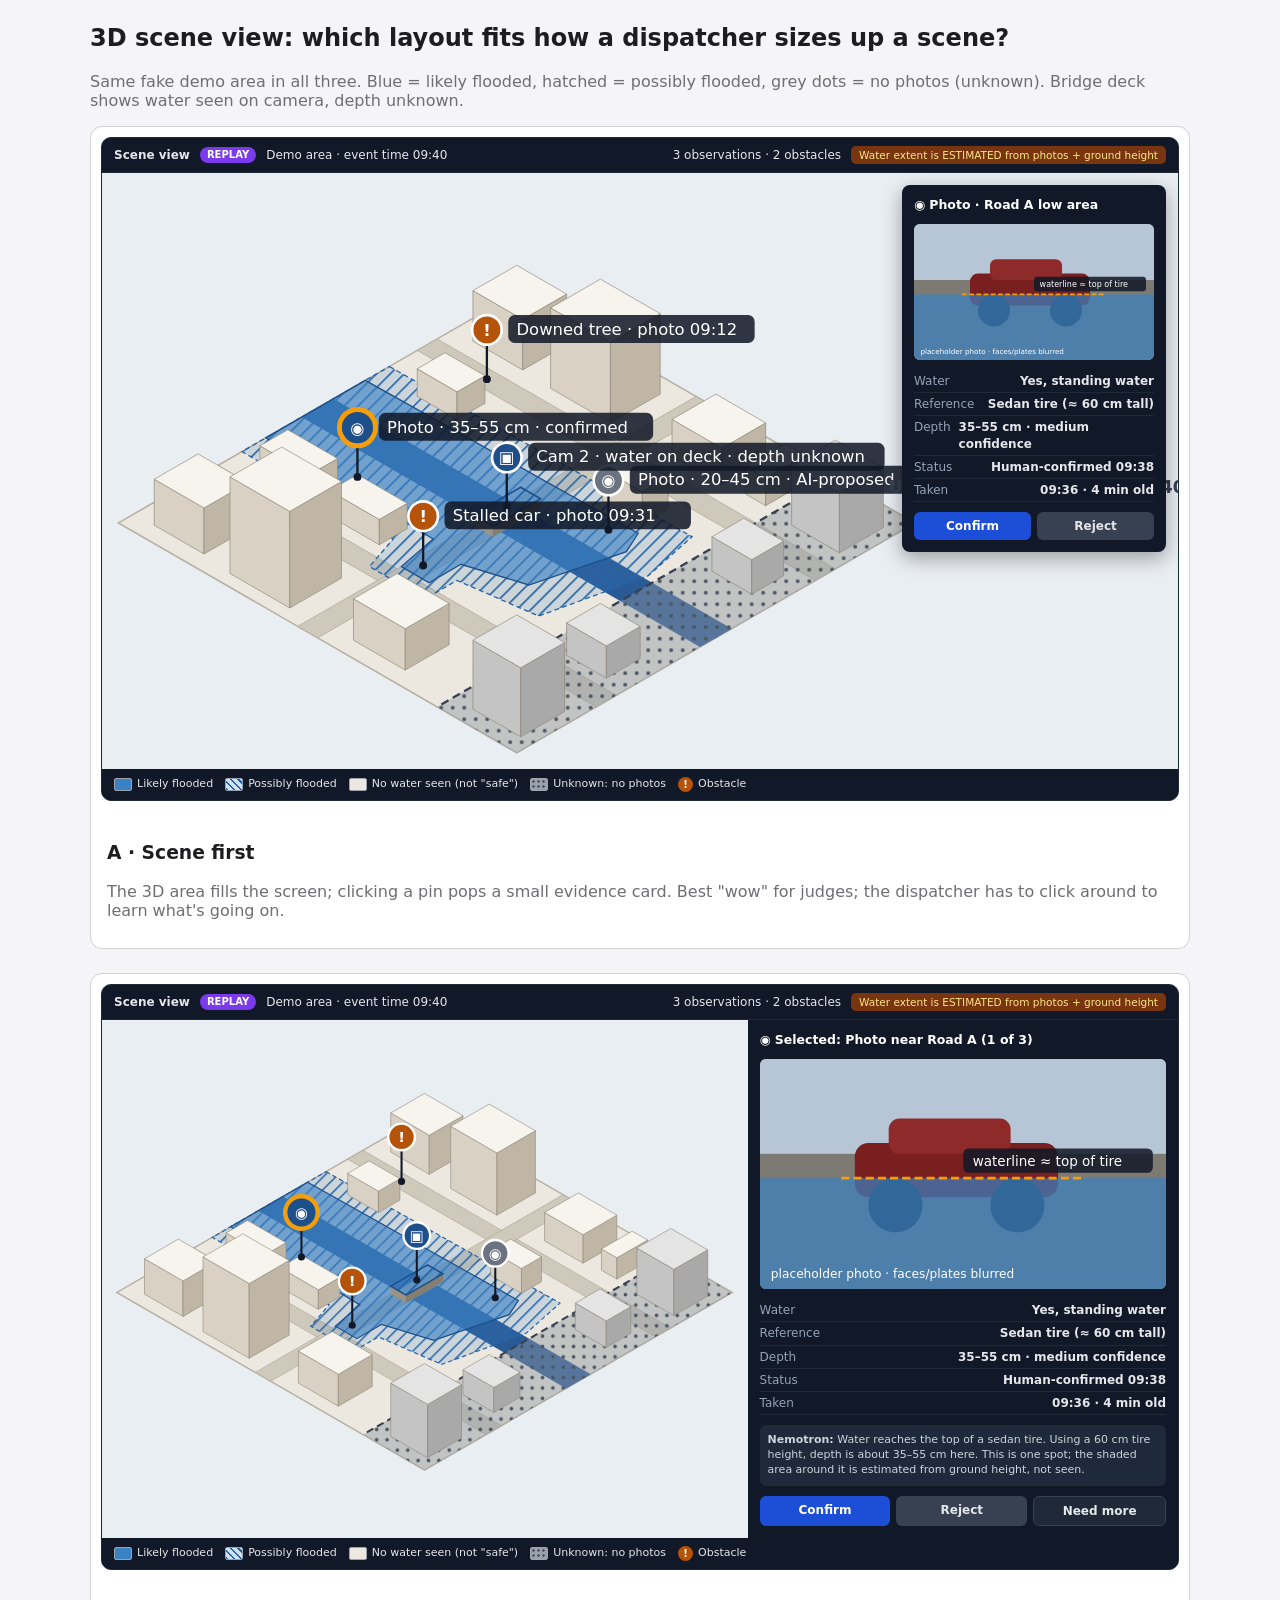
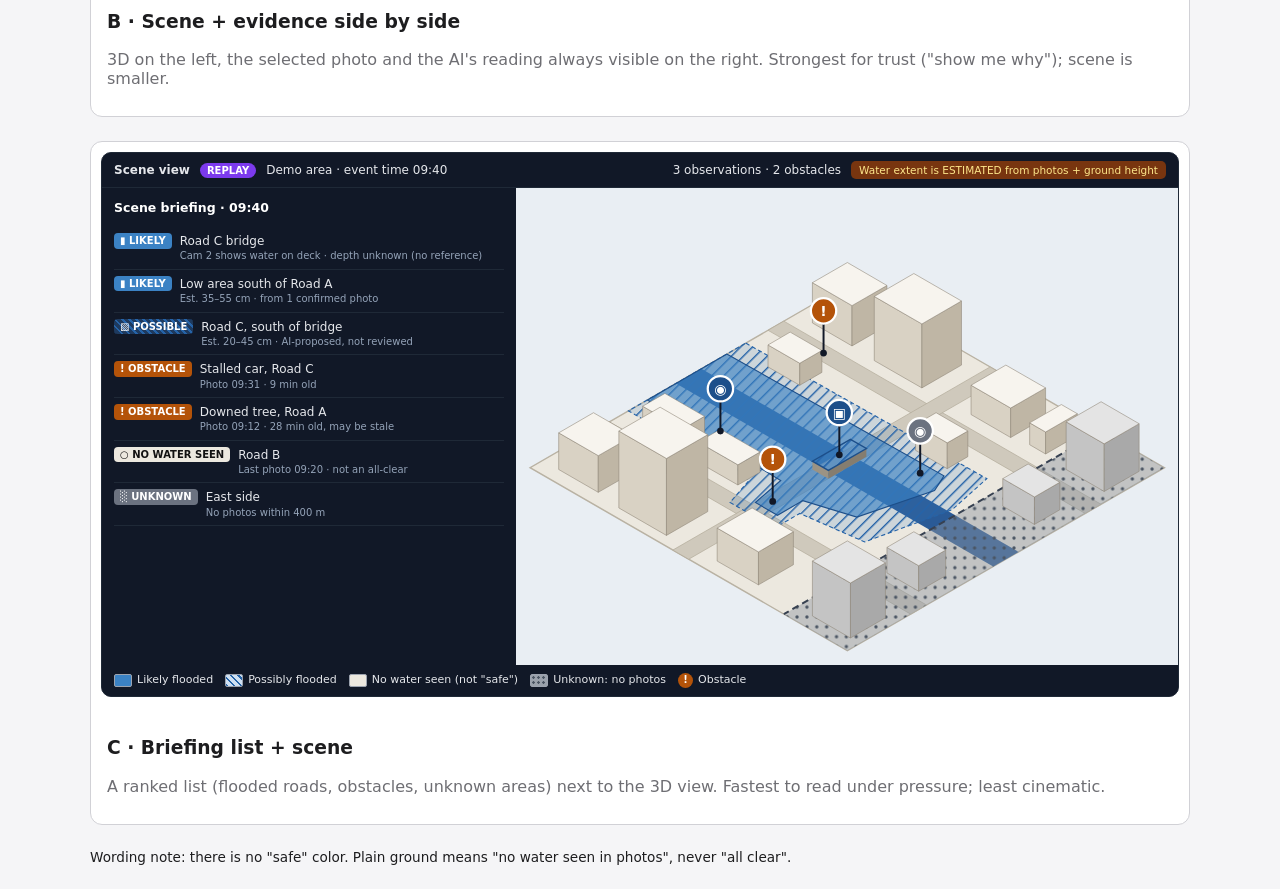
<file: docs/mockups/scene-layouts.html>
<!doctype html><html><head><meta charset=utf-8><meta name=viewport content="width=device-width,initial-scale=1"><title>Scene Layout Mockups</title><style>body{font-family:system-ui;max-width:1100px;margin:24px auto;padding:0 16px;background:#f5f5f7;color:#1d1d1f}.card{background:#fff;border:1px solid #d1d1d6;border-radius:12px;margin-bottom:24px;overflow:hidden}.card-body{padding:12px 16px}.card-body p,.subtitle{color:#6e6e73}</style></head><body><style>
.ui{background:#0f172a;color:#e5e7eb;border-radius:10px;overflow:hidden;font:12px/1.35 system-ui;border:1px solid #1f2937}
.tb{display:flex;gap:10px;align-items:center;padding:8px 12px;background:#111827;border-bottom:1px solid #1f2937;flex-wrap:wrap}
.tb .sp{flex:1}.chip{padding:1px 7px;border-radius:9px;font-weight:700;font-size:10px}.rp{background:#7c3aed;color:#fff}
.est{background:#78350f;color:#fde68a;padding:2px 8px;border-radius:5px;font-size:10.5px}
.sc{background:#e9eef3;position:relative}
.lg{display:flex;gap:12px;flex-wrap:wrap;padding:8px 12px;background:#111827;font-size:11px}
.lg span{display:flex;align-items:center;gap:5px}
.sw{display:inline-block;width:16px;height:11px;border-radius:2px;border:1px solid #9ca3af}
.lk{background:#3b82c4}.ps{background:repeating-linear-gradient(45deg,#2563a8 0 2px,#cfe0f2 2px 5px)}
.nw{background:#ece8df}.uk{background:radial-gradient(#4b5563 1px,#9aa1ab 1.5px) 0 0/5px 5px}
.gl{display:inline-flex;width:15px;height:15px;border-radius:50%;align-items:center;justify-content:center;font-size:10px;color:#fff}
.ob{background:#b45309}
.pn{background:#111827;padding:12px;display:flex;flex-direction:column;gap:10px}
.pn h4{margin:0;font-size:12.5px;color:#fff}.pn .ai{font-size:11px;color:#cbd5e1;background:#1e293b;padding:8px;border-radius:6px}
.rd .row{display:flex;justify-content:space-between;gap:8px;padding:3px 0;border-bottom:1px solid #1f2937}.rd span{color:#94a3b8}
.btns{display:flex;gap:6px}.btns div{flex:1;text-align:center;padding:6px;border-radius:6px;font-weight:600}
.ok{background:#1d4ed8;color:#fff}.no{background:#374151}.mr{background:#1f2937;border:1px solid #374151}
.float{position:absolute;right:12px;top:12px;width:240px;box-shadow:0 6px 20px rgba(0,0,0,.35);border-radius:8px}
.bl li{list-style:none;padding:6px 0;border-bottom:1px solid #1f2937;display:flex;gap:8px;align-items:flex-start}
.bl{margin:0;padding:0}.bl small{color:#94a3b8;display:block}
.st{font-size:10px;font-weight:700;padding:1px 6px;border-radius:4px;white-space:nowrap}
.s-lk{background:#3b82c4;color:#fff}.s-ps{background:repeating-linear-gradient(45deg,#2563a8 0 2px,#1e3a5f 2px 5px);color:#fff}
.s-nw{background:#ece8df;color:#111}.s-uk{background:#6b7280;color:#fff}.s-ob{background:#b45309;color:#fff}
.note{color:var(--text-secondary);font-size:.85rem;margin:.4rem 0 1.4rem}
</style>
<h2>3D scene view: which layout fits how a dispatcher sizes up a scene?</h2>
<p class="subtitle">Same fake demo area in all three. Blue = likely flooded, hatched = possibly flooded, grey dots = no photos (unknown). Bridge deck shows water seen on camera, depth unknown.</p>
<div class="cards" style="grid-template-columns:1fr">
<div class="card" data-choice="a" onclick="toggleSelect(this)"><div class="card-image" style="aspect-ratio:auto;display:block;padding:10px"><div class="ui"><div class="tb"><b>Scene view</b><span class="chip rp">REPLAY</span><span>Demo area · event time 09:40</span>
<span class="sp"></span><span>3 observations · 2 obstacles</span><span class="est">Water extent is ESTIMATED from photos + ground height</span></div><div class="sc"><svg viewBox="0 0 655 363" xmlns="http://www.w3.org/2000/svg" style="width:100%;height:auto;display:block"><defs>
<pattern id="hatcha" width="6" height="6" patternUnits="userSpaceOnUse" patternTransform="rotate(45)">
<rect width="6" height="6" fill="#3b82c4" fill-opacity=".18"/><line x1="0" y1="0" x2="0" y2="6" stroke="#2563a8" stroke-width="2"/></pattern>
<pattern id="dotsa" width="7" height="7" patternUnits="userSpaceOnUse">
<rect width="7" height="7" fill="#8e96a3" fill-opacity=".45"/><circle cx="3.5" cy="3.5" r="1.2" fill="#4b5563"/></pattern>
</defs><polygon points="252.5,73.0 495.0,213.0 252.5,353.0 10.0,213.0" fill="#ece8df" stroke="#b9b2a3"/><polygon points="140.9,137.4 383.4,277.4 364.0,288.6 121.5,148.6" fill="#2a5a96"/><polygon points="204.0,101.0 446.5,241.0 434.3,248.0 191.9,108.0" fill="#cfc9bc" stroke="#b3ab9b" stroke-width=".5"/><polygon points="70.6,178.0 313.1,318.0 301.0,325.0 58.5,185.0" fill="#cfc9bc" stroke="#b3ab9b" stroke-width=".5"/><polygon points="361.6,136.0 373.7,143.0 131.2,283.0 119.1,276.0" fill="#cfc9bc" stroke="#b3ab9b" stroke-width=".5"/><polygon points="174.9,117.8 359.2,221.4 332.5,245.2 265.8,269.7 216.1,248.0 196.7,259.2 162.8,239.6 177.3,222.8 85.2,169.6" fill="url(#hatcha)" stroke="#2563a8" stroke-width=".8" stroke-dasharray="3 2"/><polygon points="160.3,126.2 326.4,219.3 319.2,230.5 259.8,250.8 218.5,238.2 199.1,249.4 182.2,239.6 201.6,222.8 99.7,161.2" fill="#3b82c4" fill-opacity=".62" stroke="#1d4f8a" stroke-width=".8"/><polygon points="446.5,185.0 495.0,213.0 252.5,353.0 204.0,325.0" fill="url(#dotsa)"/><line x1="446.5" y1="185.0" x2="204.0" y2="325.0" stroke="#374151" stroke-width="1.4" stroke-dasharray="5 3"/><polygon points="225.8,102.4 256.1,119.9 256.1,89.1 225.8,71.6" fill="#d9d2c4" stroke="#8d8577" stroke-width=".4"/><polygon points="282.8,104.5 256.1,119.9 256.1,89.1 282.8,73.7" fill="#bfb6a5" stroke="#8d8577" stroke-width=".4"/><polygon points="252.5,56.2 282.8,73.7 256.1,89.1 225.8,71.6" fill="#f7f4ee" stroke="#8d8577" stroke-width=".4"/><polygon points="273.1,131.1 309.5,152.1 309.5,103.1 273.1,82.1" fill="#d9d2c4" stroke="#8d8577" stroke-width=".4"/><polygon points="339.8,134.6 309.5,152.1 309.5,103.1 339.8,85.6" fill="#bfb6a5" stroke="#8d8577" stroke-width=".4"/><polygon points="303.4,64.6 339.8,85.6 309.5,103.1 273.1,82.1" fill="#f7f4ee" stroke="#8d8577" stroke-width=".4"/><polygon points="191.9,136.0 216.1,150.0 216.1,133.2 191.9,119.2" fill="#d9d2c4" stroke="#8d8577" stroke-width=".4"/><polygon points="233.1,140.2 216.1,150.0 216.1,133.2 233.1,123.4" fill="#bfb6a5" stroke="#8d8577" stroke-width=".4"/><polygon points="208.8,109.4 233.1,123.4 216.1,133.2 191.9,119.2" fill="#f7f4ee" stroke="#8d8577" stroke-width=".4"/><polygon points="347.0,172.4 377.4,189.9 377.4,167.5 347.0,150.0" fill="#d9d2c4" stroke="#8d8577" stroke-width=".4"/><polygon points="404.0,174.5 377.4,189.9 377.4,167.5 404.0,152.1" fill="#bfb6a5" stroke="#8d8577" stroke-width=".4"/><polygon points="373.7,134.6 404.0,152.1 377.4,167.5 347.0,150.0" fill="#f7f4ee" stroke="#8d8577" stroke-width=".4"/><polygon points="96.1,184.3 126.4,201.8 126.4,183.6 96.1,166.1" fill="#d9d2c4" stroke="#8d8577" stroke-width=".4"/><polygon points="143.4,192.0 126.4,201.8 126.4,183.6 143.4,173.8" fill="#bfb6a5" stroke="#8d8577" stroke-width=".4"/><polygon points="113.1,156.3 143.4,173.8 126.4,183.6 96.1,166.1" fill="#f7f4ee" stroke="#8d8577" stroke-width=".4"/><polygon points="391.9,195.5 404.0,202.5 404.0,185.7 391.9,178.7" fill="#d9d2c4" stroke="#8d8577" stroke-width=".4"/><polygon points="428.3,188.5 404.0,202.5 404.0,185.7 428.3,171.7" fill="#bfb6a5" stroke="#8d8577" stroke-width=".4"/><polygon points="416.2,164.7 428.3,171.7 404.0,185.7 391.9,178.7" fill="#f7f4ee" stroke="#8d8577" stroke-width=".4"/><polygon points="304.6,199.7 328.9,213.7 328.9,194.1 304.6,180.1" fill="#d9d2c4" stroke="#8d8577" stroke-width=".4"/><polygon points="344.6,204.6 328.9,213.7 328.9,194.1 344.6,185.0" fill="#bfb6a5" stroke="#8d8577" stroke-width=".4"/><polygon points="320.4,171.0 344.6,185.0 328.9,194.1 304.6,180.1" fill="#f7f4ee" stroke="#8d8577" stroke-width=".4"/><polygon points="225.8,214.4 237.9,221.4 237.9,215.1 225.8,208.1" fill="#9b9384"/><polygon points="267.0,204.6 237.9,221.4 237.9,215.1 267.0,198.3" fill="#857d6f"/><polygon points="254.9,191.3 267.0,198.3 237.9,215.1 225.8,208.1" fill="url(#hatcha)" stroke="#1d4f8a" stroke-width="1"/><polygon points="138.5,208.8 168.8,226.3 168.8,210.9 138.5,193.4" fill="#d9d2c4" stroke="#8d8577" stroke-width=".4"/><polygon points="185.8,216.5 168.8,226.3 168.8,210.9 185.8,201.1" fill="#bfb6a5" stroke="#8d8577" stroke-width=".4"/><polygon points="155.5,183.6 185.8,201.1 168.8,210.9 138.5,193.4" fill="#f7f4ee" stroke="#8d8577" stroke-width=".4"/><polygon points="419.8,214.4 448.9,231.2 448.9,194.8 419.8,178.0" fill="#c4c4c4" stroke="#8d8577" stroke-width=".4"/><polygon points="475.6,215.8 448.9,231.2 448.9,194.8 475.6,179.4" fill="#a9a9a9" stroke="#8d8577" stroke-width=".4"/><polygon points="446.5,162.6 475.6,179.4 448.9,194.8 419.8,178.0" fill="#e4e4e4" stroke="#8d8577" stroke-width=".4"/><polygon points="31.8,214.4 62.1,231.9 62.1,203.9 31.8,186.4" fill="#d9d2c4" stroke="#8d8577" stroke-width=".4"/><polygon points="88.8,216.5 62.1,231.9 62.1,203.9 88.8,188.5" fill="#bfb6a5" stroke="#8d8577" stroke-width=".4"/><polygon points="58.5,171.0 88.8,188.5 62.1,203.9 31.8,186.4" fill="#f7f4ee" stroke="#8d8577" stroke-width=".4"/><polygon points="371.3,242.4 395.5,256.4 395.5,235.4 371.3,221.4" fill="#c4c4c4" stroke="#8d8577" stroke-width=".4"/><polygon points="414.9,245.2 395.5,256.4 395.5,235.4 414.9,224.2" fill="#a9a9a9" stroke="#8d8577" stroke-width=".4"/><polygon points="390.7,210.2 414.9,224.2 395.5,235.4 371.3,221.4" fill="#e4e4e4" stroke="#8d8577" stroke-width=".4"/><polygon points="77.9,243.8 114.3,264.8 114.3,206.0 77.9,185.0" fill="#d9d2c4" stroke="#8d8577" stroke-width=".4"/><polygon points="145.8,246.6 114.3,264.8 114.3,206.0 145.8,187.8" fill="#bfb6a5" stroke="#8d8577" stroke-width=".4"/><polygon points="109.4,166.8 145.8,187.8 114.3,206.0 77.9,185.0" fill="#f7f4ee" stroke="#8d8577" stroke-width=".4"/><polygon points="153.1,284.4 184.6,302.6 184.6,277.4 153.1,259.2" fill="#d9d2c4" stroke="#8d8577" stroke-width=".4"/><polygon points="211.3,287.2 184.6,302.6 184.6,277.4 211.3,262.0" fill="#bfb6a5" stroke="#8d8577" stroke-width=".4"/><polygon points="179.7,243.8 211.3,262.0 184.6,277.4 153.1,259.2" fill="#f7f4ee" stroke="#8d8577" stroke-width=".4"/><polygon points="282.8,293.5 307.0,307.5 307.0,287.9 282.8,273.9" fill="#c4c4c4" stroke="#8d8577" stroke-width=".4"/><polygon points="327.6,295.6 307.0,307.5 307.0,287.9 327.6,276.0" fill="#a9a9a9" stroke="#8d8577" stroke-width=".4"/><polygon points="303.4,262.0 327.6,276.0 307.0,287.9 282.8,273.9" fill="#e4e4e4" stroke="#8d8577" stroke-width=".4"/><polygon points="225.8,326.4 254.9,343.2 254.9,301.2 225.8,284.4" fill="#c4c4c4" stroke="#8d8577" stroke-width=".4"/><polygon points="281.6,327.8 254.9,343.2 254.9,301.2 281.6,285.8" fill="#a9a9a9" stroke="#8d8577" stroke-width=".4"/><polygon points="252.5,269.0 281.6,285.8 254.9,301.2 225.8,284.4" fill="#e4e4e4" stroke="#8d8577" stroke-width=".4"/><line x1="155.5" y1="185.0" x2="155.5" y2="155.0" stroke="#111827" stroke-width="1.4"/><circle cx="155.5" cy="185.0" r="2.4" fill="#111827"/><circle cx="155.5" cy="155.0" r="11" fill="#1d4f8a" stroke="#f59e0b" stroke-width="3"/><text x="155.5" y="158.6" font-size="10" text-anchor="middle" fill="#fff" font-family="system-ui" font-weight="700">◉</text><rect x="168.5" y="146.0" width="167" height="17" rx="4" fill="#111827" fill-opacity=".86"/><text x="173.5" y="158.0" font-size="10" fill="#fff" font-family="system-ui">Photo · 35–55 cm · confirmed</text><line x1="308.3" y1="217.2" x2="308.3" y2="187.2" stroke="#111827" stroke-width="1.4"/><circle cx="308.3" cy="217.2" r="2.4" fill="#111827"/><circle cx="308.3" cy="187.2" r="9" fill="#6b7280" stroke="#fff" stroke-width="1.6"/><text x="308.3" y="190.8" font-size="10" text-anchor="middle" fill="#fff" font-family="system-ui" font-weight="700">◉</text><rect x="321.3" y="178.2" width="178" height="17" rx="4" fill="#111827" fill-opacity=".86"/><text x="326.3" y="190.2" font-size="10" fill="#fff" font-family="system-ui">Photo · 20–45 cm · AI-proposed</text><line x1="246.4" y1="203.2" x2="246.4" y2="173.2" stroke="#111827" stroke-width="1.4"/><circle cx="246.4" cy="203.2" r="2.4" fill="#111827"/><circle cx="246.4" cy="173.2" r="9" fill="#1d4f8a" stroke="#fff" stroke-width="1.6"/><text x="246.4" y="176.8" font-size="10" text-anchor="middle" fill="#fff" font-family="system-ui" font-weight="700">▣</text><rect x="259.4" y="164.2" width="217" height="17" rx="4" fill="#111827" fill-opacity=".86"/><text x="264.4" y="176.2" font-size="10" fill="#fff" font-family="system-ui">Cam 2 · water on deck · depth unknown</text><line x1="195.5" y1="238.9" x2="195.5" y2="208.9" stroke="#111827" stroke-width="1.4"/><circle cx="195.5" cy="238.9" r="2.4" fill="#111827"/><circle cx="195.5" cy="208.9" r="9" fill="#b45309" stroke="#fff" stroke-width="1.6"/><text x="195.5" y="212.5" font-size="10" text-anchor="middle" fill="#fff" font-family="system-ui" font-weight="700">!</text><rect x="208.5" y="199.9" width="150" height="17" rx="4" fill="#111827" fill-opacity=".86"/><text x="213.5" y="211.9" font-size="10" fill="#fff" font-family="system-ui">Stalled car · photo 09:31</text><line x1="234.3" y1="125.5" x2="234.3" y2="95.5" stroke="#111827" stroke-width="1.4"/><circle cx="234.3" cy="125.5" r="2.4" fill="#111827"/><circle cx="234.3" cy="95.5" r="9" fill="#b45309" stroke="#fff" stroke-width="1.6"/><text x="234.3" y="99.1" font-size="10" text-anchor="middle" fill="#fff" font-family="system-ui" font-weight="700">!</text><rect x="247.3" y="86.5" width="150" height="17" rx="4" fill="#111827" fill-opacity=".86"/><text x="252.3" y="98.5" font-size="10" fill="#fff" font-family="system-ui">Downed tree · photo 09:12</text><text x="478.7" y="195.0" font-size="10.5" fill="#374151" font-family="system-ui" font-weight="600">Unknown: no photos within 400 m</text></svg>
<div class="float pn"><h4>◉ Photo · Road A low area</h4><svg viewBox="0 0 300 170" style="width:100%;display:block;border-radius:6px;background:#9fb3c8">
<rect x="0" y="0" width="300" height="80" fill="#b7c6d6"/><rect x="0" y="70" width="300" height="100" fill="#7c7a73"/>
<rect x="70" y="62" width="150" height="40" rx="10" fill="#7a1f1f"/><rect x="95" y="44" width="90" height="26" rx="8" fill="#8f2a2a"/>
<circle cx="100" cy="108" r="20" fill="#1f2937"/><circle cx="190" cy="108" r="20" fill="#1f2937"/>
<rect x="0" y="88" width="300" height="82" fill="#3b82c4" fill-opacity=".7"/>
<line x1="60" y1="88" x2="240" y2="88" stroke="#f59e0b" stroke-width="2" stroke-dasharray="6 3"/>
<rect x="150" y="66" width="140" height="18" rx="4" fill="#111827" fill-opacity=".85"/>
<text x="157" y="79" font-size="10" fill="#fff" font-family="system-ui">waterline ≈ top of tire</text>
<text x="8" y="162" font-size="9" fill="#fff" font-family="system-ui">placeholder photo · faces/plates blurred</text></svg><div class="rd">
<div class="row"><span>Water</span><b>Yes, standing water</b></div>
<div class="row"><span>Reference</span><b>Sedan tire (≈ 60 cm tall)</b></div>
<div class="row"><span>Depth</span><b>35–55 cm · medium confidence</b></div>
<div class="row"><span>Status</span><b>Human-confirmed 09:38</b></div>
<div class="row"><span>Taken</span><b>09:36 · 4 min old</b></div>
</div><div class="btns"><div class="ok">Confirm</div><div class="no">Reject</div></div></div></div><div class="lg">
<span><i class="sw lk"></i>Likely flooded</span>
<span><i class="sw ps"></i>Possibly flooded</span>
<span><i class="sw nw"></i>No water seen (not "safe")</span>
<span><i class="sw uk"></i>Unknown: no photos</span>
<span><b class="gl ob">!</b>Obstacle</span>
</div></div></div>
<div class="card-body"><h3>A · Scene first</h3><p>The 3D area fills the screen; clicking a pin pops a small evidence card. Best "wow" for judges; the dispatcher has to click around to learn what's going on.</p></div></div>
<div class="card" data-choice="b" onclick="toggleSelect(this)"><div class="card-image" style="aspect-ratio:auto;display:block;padding:10px"><div class="ui"><div class="tb"><b>Scene view</b><span class="chip rp">REPLAY</span><span>Demo area · event time 09:40</span>
<span class="sp"></span><span>3 observations · 2 obstacles</span><span class="est">Water extent is ESTIMATED from photos + ground height</span></div><div style="display:grid;grid-template-columns:1.5fr 1fr">
<div class="sc"><svg viewBox="0 0 436 314" xmlns="http://www.w3.org/2000/svg" style="width:100%;height:auto;display:block"><defs>
<pattern id="hatchb" width="6" height="6" patternUnits="userSpaceOnUse" patternTransform="rotate(45)">
<rect width="6" height="6" fill="#3b82c4" fill-opacity=".18"/><line x1="0" y1="0" x2="0" y2="6" stroke="#2563a8" stroke-width="2"/></pattern>
<pattern id="dotsb" width="7" height="7" patternUnits="userSpaceOnUse">
<rect width="7" height="7" fill="#8e96a3" fill-opacity=".45"/><circle cx="3.5" cy="3.5" r="1.2" fill="#4b5563"/></pattern>
</defs><polygon points="217.8,64.0 425.7,184.0 217.8,304.0 10.0,184.0" fill="#ece8df" stroke="#b9b2a3"/><polygon points="122.2,119.2 330.1,239.2 313.4,248.8 105.6,128.8" fill="#2a5a96"/><polygon points="176.3,88.0 384.1,208.0 373.7,214.0 165.9,94.0" fill="#cfc9bc" stroke="#b3ab9b" stroke-width=".5"/><polygon points="62.0,154.0 269.8,274.0 259.4,280.0 51.6,160.0" fill="#cfc9bc" stroke="#b3ab9b" stroke-width=".5"/><polygon points="311.4,118.0 321.8,124.0 113.9,244.0 103.5,238.0" fill="#cfc9bc" stroke="#b3ab9b" stroke-width=".5"/><polygon points="151.3,102.4 309.3,191.2 286.4,211.6 229.3,232.6 186.7,214.0 170.0,223.6 140.9,206.8 153.4,192.4 74.4,146.8" fill="url(#hatchb)" stroke="#2563a8" stroke-width=".8" stroke-dasharray="3 2"/><polygon points="138.9,109.6 281.2,189.4 275.0,199.0 224.1,216.4 188.7,205.6 172.1,215.2 157.6,206.8 174.2,192.4 86.9,139.6" fill="#3b82c4" fill-opacity=".62" stroke="#1d4f8a" stroke-width=".8"/><polygon points="384.1,160.0 425.7,184.0 217.8,304.0 176.3,280.0" fill="url(#dotsb)"/><line x1="384.1" y1="160.0" x2="176.3" y2="280.0" stroke="#374151" stroke-width="1.4" stroke-dasharray="5 3"/><polygon points="195.0,89.2 221.0,104.2 221.0,77.8 195.0,62.8" fill="#d9d2c4" stroke="#8d8577" stroke-width=".4"/><polygon points="243.8,91.0 221.0,104.2 221.0,77.8 243.8,64.6" fill="#bfb6a5" stroke="#8d8577" stroke-width=".4"/><polygon points="217.8,49.6 243.8,64.6 221.0,77.8 195.0,62.8" fill="#f7f4ee" stroke="#8d8577" stroke-width=".4"/><polygon points="235.5,113.8 266.7,131.8 266.7,89.8 235.5,71.8" fill="#d9d2c4" stroke="#8d8577" stroke-width=".4"/><polygon points="292.7,116.8 266.7,131.8 266.7,89.8 292.7,74.8" fill="#bfb6a5" stroke="#8d8577" stroke-width=".4"/><polygon points="261.5,56.8 292.7,74.8 266.7,89.8 235.5,71.8" fill="#f7f4ee" stroke="#8d8577" stroke-width=".4"/><polygon points="165.9,118.0 186.7,130.0 186.7,115.6 165.9,103.6" fill="#d9d2c4" stroke="#8d8577" stroke-width=".4"/><polygon points="201.2,121.6 186.7,130.0 186.7,115.6 201.2,107.2" fill="#bfb6a5" stroke="#8d8577" stroke-width=".4"/><polygon points="180.4,95.2 201.2,107.2 186.7,115.6 165.9,103.6" fill="#f7f4ee" stroke="#8d8577" stroke-width=".4"/><polygon points="298.9,149.2 324.9,164.2 324.9,145.0 298.9,130.0" fill="#d9d2c4" stroke="#8d8577" stroke-width=".4"/><polygon points="347.7,151.0 324.9,164.2 324.9,145.0 347.7,131.8" fill="#bfb6a5" stroke="#8d8577" stroke-width=".4"/><polygon points="321.8,116.8 347.7,131.8 324.9,145.0 298.9,130.0" fill="#f7f4ee" stroke="#8d8577" stroke-width=".4"/><polygon points="83.8,159.4 109.8,174.4 109.8,158.8 83.8,143.8" fill="#d9d2c4" stroke="#8d8577" stroke-width=".4"/><polygon points="124.3,166.0 109.8,174.4 109.8,158.8 124.3,150.4" fill="#bfb6a5" stroke="#8d8577" stroke-width=".4"/><polygon points="98.3,135.4 124.3,150.4 109.8,158.8 83.8,143.8" fill="#f7f4ee" stroke="#8d8577" stroke-width=".4"/><polygon points="337.3,169.0 347.7,175.0 347.7,160.6 337.3,154.6" fill="#d9d2c4" stroke="#8d8577" stroke-width=".4"/><polygon points="368.5,163.0 347.7,175.0 347.7,160.6 368.5,148.6" fill="#bfb6a5" stroke="#8d8577" stroke-width=".4"/><polygon points="358.1,142.6 368.5,148.6 347.7,160.6 337.3,154.6" fill="#f7f4ee" stroke="#8d8577" stroke-width=".4"/><polygon points="262.5,172.6 283.3,184.6 283.3,167.8 262.5,155.8" fill="#d9d2c4" stroke="#8d8577" stroke-width=".4"/><polygon points="296.8,176.8 283.3,184.6 283.3,167.8 296.8,160.0" fill="#bfb6a5" stroke="#8d8577" stroke-width=".4"/><polygon points="276.0,148.0 296.8,160.0 283.3,167.8 262.5,155.8" fill="#f7f4ee" stroke="#8d8577" stroke-width=".4"/><polygon points="195.0,185.2 205.4,191.2 205.4,185.8 195.0,179.8" fill="#9b9384"/><polygon points="230.3,176.8 205.4,191.2 205.4,185.8 230.3,171.4" fill="#857d6f"/><polygon points="219.9,165.4 230.3,171.4 205.4,185.8 195.0,179.8" fill="url(#hatchb)" stroke="#1d4f8a" stroke-width="1"/><polygon points="120.2,180.4 146.1,195.4 146.1,182.2 120.2,167.2" fill="#d9d2c4" stroke="#8d8577" stroke-width=".4"/><polygon points="160.7,187.0 146.1,195.4 146.1,182.2 160.7,173.8" fill="#bfb6a5" stroke="#8d8577" stroke-width=".4"/><polygon points="134.7,158.8 160.7,173.8 146.1,182.2 120.2,167.2" fill="#f7f4ee" stroke="#8d8577" stroke-width=".4"/><polygon points="361.2,185.2 386.2,199.6 386.2,168.4 361.2,154.0" fill="#c4c4c4" stroke="#8d8577" stroke-width=".4"/><polygon points="409.1,186.4 386.2,199.6 386.2,168.4 409.1,155.2" fill="#a9a9a9" stroke="#8d8577" stroke-width=".4"/><polygon points="384.1,140.8 409.1,155.2 386.2,168.4 361.2,154.0" fill="#e4e4e4" stroke="#8d8577" stroke-width=".4"/><polygon points="28.7,185.2 54.7,200.2 54.7,176.2 28.7,161.2" fill="#d9d2c4" stroke="#8d8577" stroke-width=".4"/><polygon points="77.5,187.0 54.7,200.2 54.7,176.2 77.5,163.0" fill="#bfb6a5" stroke="#8d8577" stroke-width=".4"/><polygon points="51.6,148.0 77.5,163.0 54.7,176.2 28.7,161.2" fill="#f7f4ee" stroke="#8d8577" stroke-width=".4"/><polygon points="319.7,209.2 340.5,221.2 340.5,203.2 319.7,191.2" fill="#c4c4c4" stroke="#8d8577" stroke-width=".4"/><polygon points="357.1,211.6 340.5,221.2 340.5,203.2 357.1,193.6" fill="#a9a9a9" stroke="#8d8577" stroke-width=".4"/><polygon points="336.3,181.6 357.1,193.6 340.5,203.2 319.7,191.2" fill="#e4e4e4" stroke="#8d8577" stroke-width=".4"/><polygon points="68.2,210.4 99.4,228.4 99.4,178.0 68.2,160.0" fill="#d9d2c4" stroke="#8d8577" stroke-width=".4"/><polygon points="126.4,212.8 99.4,228.4 99.4,178.0 126.4,162.4" fill="#bfb6a5" stroke="#8d8577" stroke-width=".4"/><polygon points="95.2,144.4 126.4,162.4 99.4,178.0 68.2,160.0" fill="#f7f4ee" stroke="#8d8577" stroke-width=".4"/><polygon points="132.6,245.2 159.6,260.8 159.6,239.2 132.6,223.6" fill="#d9d2c4" stroke="#8d8577" stroke-width=".4"/><polygon points="182.5,247.6 159.6,260.8 159.6,239.2 182.5,226.0" fill="#bfb6a5" stroke="#8d8577" stroke-width=".4"/><polygon points="155.5,210.4 182.5,226.0 159.6,239.2 132.6,223.6" fill="#f7f4ee" stroke="#8d8577" stroke-width=".4"/><polygon points="243.8,253.0 264.6,265.0 264.6,248.2 243.8,236.2" fill="#c4c4c4" stroke="#8d8577" stroke-width=".4"/><polygon points="282.3,254.8 264.6,265.0 264.6,248.2 282.3,238.0" fill="#a9a9a9" stroke="#8d8577" stroke-width=".4"/><polygon points="261.5,226.0 282.3,238.0 264.6,248.2 243.8,236.2" fill="#e4e4e4" stroke="#8d8577" stroke-width=".4"/><polygon points="195.0,281.2 219.9,295.6 219.9,259.6 195.0,245.2" fill="#c4c4c4" stroke="#8d8577" stroke-width=".4"/><polygon points="242.8,282.4 219.9,295.6 219.9,259.6 242.8,246.4" fill="#a9a9a9" stroke="#8d8577" stroke-width=".4"/><polygon points="217.8,232.0 242.8,246.4 219.9,259.6 195.0,245.2" fill="#e4e4e4" stroke="#8d8577" stroke-width=".4"/><line x1="134.7" y1="160.0" x2="134.7" y2="130.0" stroke="#111827" stroke-width="1.4"/><circle cx="134.7" cy="160.0" r="2.4" fill="#111827"/><circle cx="134.7" cy="130.0" r="11" fill="#1d4f8a" stroke="#f59e0b" stroke-width="3"/><text x="134.7" y="133.6" font-size="10" text-anchor="middle" fill="#fff" font-family="system-ui" font-weight="700">◉</text><line x1="265.6" y1="187.6" x2="265.6" y2="157.6" stroke="#111827" stroke-width="1.4"/><circle cx="265.6" cy="187.6" r="2.4" fill="#111827"/><circle cx="265.6" cy="157.6" r="9" fill="#6b7280" stroke="#fff" stroke-width="1.6"/><text x="265.6" y="161.2" font-size="10" text-anchor="middle" fill="#fff" font-family="system-ui" font-weight="700">◉</text><line x1="212.6" y1="175.6" x2="212.6" y2="145.6" stroke="#111827" stroke-width="1.4"/><circle cx="212.6" cy="175.6" r="2.4" fill="#111827"/><circle cx="212.6" cy="145.6" r="9" fill="#1d4f8a" stroke="#fff" stroke-width="1.6"/><text x="212.6" y="149.2" font-size="10" text-anchor="middle" fill="#fff" font-family="system-ui" font-weight="700">▣</text><line x1="169.0" y1="206.2" x2="169.0" y2="176.2" stroke="#111827" stroke-width="1.4"/><circle cx="169.0" cy="206.2" r="2.4" fill="#111827"/><circle cx="169.0" cy="176.2" r="9" fill="#b45309" stroke="#fff" stroke-width="1.6"/><text x="169.0" y="179.8" font-size="10" text-anchor="middle" fill="#fff" font-family="system-ui" font-weight="700">!</text><line x1="202.3" y1="109.0" x2="202.3" y2="79.0" stroke="#111827" stroke-width="1.4"/><circle cx="202.3" cy="109.0" r="2.4" fill="#111827"/><circle cx="202.3" cy="79.0" r="9" fill="#b45309" stroke="#fff" stroke-width="1.6"/><text x="202.3" y="82.6" font-size="10" text-anchor="middle" fill="#fff" font-family="system-ui" font-weight="700">!</text></svg></div>
<div class="pn"><h4>◉ Selected: Photo near Road A (1 of 3)</h4><svg viewBox="0 0 300 170" style="width:100%;display:block;border-radius:6px;background:#9fb3c8">
<rect x="0" y="0" width="300" height="80" fill="#b7c6d6"/><rect x="0" y="70" width="300" height="100" fill="#7c7a73"/>
<rect x="70" y="62" width="150" height="40" rx="10" fill="#7a1f1f"/><rect x="95" y="44" width="90" height="26" rx="8" fill="#8f2a2a"/>
<circle cx="100" cy="108" r="20" fill="#1f2937"/><circle cx="190" cy="108" r="20" fill="#1f2937"/>
<rect x="0" y="88" width="300" height="82" fill="#3b82c4" fill-opacity=".7"/>
<line x1="60" y1="88" x2="240" y2="88" stroke="#f59e0b" stroke-width="2" stroke-dasharray="6 3"/>
<rect x="150" y="66" width="140" height="18" rx="4" fill="#111827" fill-opacity=".85"/>
<text x="157" y="79" font-size="10" fill="#fff" font-family="system-ui">waterline ≈ top of tire</text>
<text x="8" y="162" font-size="9" fill="#fff" font-family="system-ui">placeholder photo · faces/plates blurred</text></svg><div class="rd">
<div class="row"><span>Water</span><b>Yes, standing water</b></div>
<div class="row"><span>Reference</span><b>Sedan tire (≈ 60 cm tall)</b></div>
<div class="row"><span>Depth</span><b>35–55 cm · medium confidence</b></div>
<div class="row"><span>Status</span><b>Human-confirmed 09:38</b></div>
<div class="row"><span>Taken</span><b>09:36 · 4 min old</b></div>
</div>
<div class="ai"><b>Nemotron:</b> Water reaches the top of a sedan tire. Using a 60 cm tire height, depth is about 35–55 cm here. This is one spot; the shaded area around it is estimated from ground height, not seen.</div>
<div class="btns"><div class="ok">Confirm</div><div class="no">Reject</div><div class="mr">Need more</div></div></div></div><div class="lg">
<span><i class="sw lk"></i>Likely flooded</span>
<span><i class="sw ps"></i>Possibly flooded</span>
<span><i class="sw nw"></i>No water seen (not "safe")</span>
<span><i class="sw uk"></i>Unknown: no photos</span>
<span><b class="gl ob">!</b>Obstacle</span>
</div></div></div>
<div class="card-body"><h3>B · Scene + evidence side by side</h3><p>3D on the left, the selected photo and the AI's reading always visible on the right. Strongest for trust ("show me why"); scene is smaller.</p></div></div>
<div class="card" data-choice="c" onclick="toggleSelect(this)"><div class="card-image" style="aspect-ratio:auto;display:block;padding:10px"><div class="ui"><div class="tb"><b>Scene view</b><span class="chip rp">REPLAY</span><span>Demo area · event time 09:40</span>
<span class="sp"></span><span>3 observations · 2 obstacles</span><span class="est">Water extent is ESTIMATED from photos + ground height</span></div><div style="display:grid;grid-template-columns:1fr 1.6fr">
<div class="pn"><h4>Scene briefing · 09:40</h4>
<ul class="bl">
<li><span class="st s-lk">▮ LIKELY</span><div>Road C bridge<small>Cam 2 shows water on deck · depth unknown (no reference)</small></div></li>
<li><span class="st s-lk">▮ LIKELY</span><div>Low area south of Road A<small>Est. 35–55 cm · from 1 confirmed photo</small></div></li>
<li><span class="st s-ps">▨ POSSIBLE</span><div>Road C, south of bridge<small>Est. 20–45 cm · AI-proposed, not reviewed</small></div></li>
<li><span class="st s-ob">! OBSTACLE</span><div>Stalled car, Road C<small>Photo 09:31 · 9 min old</small></div></li>
<li><span class="st s-ob">! OBSTACLE</span><div>Downed tree, Road A<small>Photo 09:12 · 28 min old, may be stale</small></div></li>
<li><span class="st s-nw">○ NO WATER SEEN</span><div>Road B<small>Last photo 09:20 · not an all-clear</small></div></li>
<li><span class="st s-uk">░ UNKNOWN</span><div>East side<small>No photos within 400 m</small></div></li>
</ul></div>
<div class="sc"><svg viewBox="0 0 470 338" xmlns="http://www.w3.org/2000/svg" style="width:100%;height:auto;display:block"><defs>
<pattern id="hatchc" width="6" height="6" patternUnits="userSpaceOnUse" patternTransform="rotate(45)">
<rect width="6" height="6" fill="#3b82c4" fill-opacity=".18"/><line x1="0" y1="0" x2="0" y2="6" stroke="#2563a8" stroke-width="2"/></pattern>
<pattern id="dotsc" width="7" height="7" patternUnits="userSpaceOnUse">
<rect width="7" height="7" fill="#8e96a3" fill-opacity=".45"/><circle cx="3.5" cy="3.5" r="1.2" fill="#4b5563"/></pattern>
</defs><polygon points="235.2,68.5 460.3,198.5 235.2,328.5 10.0,198.5" fill="#ece8df" stroke="#b9b2a3"/><polygon points="131.6,128.3 356.7,258.3 338.7,268.7 113.6,138.7" fill="#2a5a96"/><polygon points="190.1,94.5 415.3,224.5 404.0,231.0 178.9,101.0" fill="#cfc9bc" stroke="#b3ab9b" stroke-width=".5"/><polygon points="66.3,166.0 291.4,296.0 280.2,302.5 55.0,172.5" fill="#cfc9bc" stroke="#b3ab9b" stroke-width=".5"/><polygon points="336.5,127.0 347.7,133.5 122.6,263.5 111.3,257.0" fill="#cfc9bc" stroke="#b3ab9b" stroke-width=".5"/><polygon points="163.1,110.1 334.2,206.3 309.5,228.4 247.5,251.2 201.4,231.0 183.4,241.4 151.9,223.2 165.4,207.6 79.8,158.2" fill="url(#hatchc)" stroke="#2563a8" stroke-width=".8" stroke-dasharray="3 2"/><polygon points="149.6,117.9 303.8,204.3 297.1,214.8 241.9,233.6 203.6,221.9 185.6,232.3 169.9,223.2 187.9,207.6 93.3,150.4" fill="#3b82c4" fill-opacity=".62" stroke="#1d4f8a" stroke-width=".8"/><polygon points="415.3,172.5 460.3,198.5 235.2,328.5 190.1,302.5" fill="url(#dotsc)"/><line x1="415.3" y1="172.5" x2="190.1" y2="302.5" stroke="#374151" stroke-width="1.4" stroke-dasharray="5 3"/><polygon points="210.4,95.8 238.5,112.1 238.5,83.5 210.4,67.2" fill="#d9d2c4" stroke="#8d8577" stroke-width=".4"/><polygon points="263.3,97.8 238.5,112.1 238.5,83.5 263.3,69.2" fill="#bfb6a5" stroke="#8d8577" stroke-width=".4"/><polygon points="235.2,52.9 263.3,69.2 238.5,83.5 210.4,67.2" fill="#f7f4ee" stroke="#8d8577" stroke-width=".4"/><polygon points="254.3,122.5 288.1,141.9 288.1,96.5 254.3,77.0" fill="#d9d2c4" stroke="#8d8577" stroke-width=".4"/><polygon points="316.2,125.7 288.1,141.9 288.1,96.5 316.2,80.2" fill="#bfb6a5" stroke="#8d8577" stroke-width=".4"/><polygon points="282.4,60.7 316.2,80.2 288.1,96.5 254.3,77.0" fill="#f7f4ee" stroke="#8d8577" stroke-width=".4"/><polygon points="178.9,127.0 201.4,140.0 201.4,124.4 178.9,111.4" fill="#d9d2c4" stroke="#8d8577" stroke-width=".4"/><polygon points="217.1,130.9 201.4,140.0 201.4,124.4 217.1,115.3" fill="#bfb6a5" stroke="#8d8577" stroke-width=".4"/><polygon points="194.6,102.3 217.1,115.3 201.4,124.4 178.9,111.4" fill="#f7f4ee" stroke="#8d8577" stroke-width=".4"/><polygon points="323.0,160.8 351.1,177.1 351.1,156.2 323.0,140.0" fill="#d9d2c4" stroke="#8d8577" stroke-width=".4"/><polygon points="375.9,162.8 351.1,177.1 351.1,156.2 375.9,141.9" fill="#bfb6a5" stroke="#8d8577" stroke-width=".4"/><polygon points="347.7,125.7 375.9,141.9 351.1,156.2 323.0,140.0" fill="#f7f4ee" stroke="#8d8577" stroke-width=".4"/><polygon points="89.9,171.9 118.1,188.1 118.1,171.2 89.9,154.9" fill="#d9d2c4" stroke="#8d8577" stroke-width=".4"/><polygon points="133.8,179.0 118.1,188.1 118.1,171.2 133.8,162.1" fill="#bfb6a5" stroke="#8d8577" stroke-width=".4"/><polygon points="105.7,145.8 133.8,162.1 118.1,171.2 89.9,154.9" fill="#f7f4ee" stroke="#8d8577" stroke-width=".4"/><polygon points="364.6,182.2 375.9,188.8 375.9,173.2 364.6,166.7" fill="#d9d2c4" stroke="#8d8577" stroke-width=".4"/><polygon points="398.4,175.8 375.9,188.8 375.9,173.2 398.4,160.2" fill="#bfb6a5" stroke="#8d8577" stroke-width=".4"/><polygon points="387.1,153.7 398.4,160.2 375.9,173.2 364.6,166.7" fill="#f7f4ee" stroke="#8d8577" stroke-width=".4"/><polygon points="283.6,186.2 306.1,199.2 306.1,180.9 283.6,167.9" fill="#d9d2c4" stroke="#8d8577" stroke-width=".4"/><polygon points="320.7,190.7 306.1,199.2 306.1,180.9 320.7,172.5" fill="#bfb6a5" stroke="#8d8577" stroke-width=".4"/><polygon points="298.2,159.5 320.7,172.5 306.1,180.9 283.6,167.9" fill="#f7f4ee" stroke="#8d8577" stroke-width=".4"/><polygon points="210.4,199.8 221.7,206.3 221.7,200.4 210.4,193.9" fill="#9b9384"/><polygon points="248.7,190.7 221.7,206.3 221.7,200.4 248.7,184.9" fill="#857d6f"/><polygon points="237.4,178.4 248.7,184.9 221.7,200.4 210.4,193.9" fill="url(#hatchc)" stroke="#1d4f8a" stroke-width="1"/><polygon points="129.3,194.6 157.5,210.8 157.5,196.5 129.3,180.3" fill="#d9d2c4" stroke="#8d8577" stroke-width=".4"/><polygon points="173.2,201.8 157.5,210.8 157.5,196.5 173.2,187.4" fill="#bfb6a5" stroke="#8d8577" stroke-width=".4"/><polygon points="145.1,171.2 173.2,187.4 157.5,196.5 129.3,180.3" fill="#f7f4ee" stroke="#8d8577" stroke-width=".4"/><polygon points="390.5,199.8 417.5,215.4 417.5,181.6 390.5,166.0" fill="#c4c4c4" stroke="#8d8577" stroke-width=".4"/><polygon points="442.3,201.1 417.5,215.4 417.5,181.6 442.3,167.3" fill="#a9a9a9" stroke="#8d8577" stroke-width=".4"/><polygon points="415.3,151.7 442.3,167.3 417.5,181.6 390.5,166.0" fill="#e4e4e4" stroke="#8d8577" stroke-width=".4"/><polygon points="30.3,199.8 58.4,216.0 58.4,190.0 30.3,173.8" fill="#d9d2c4" stroke="#8d8577" stroke-width=".4"/><polygon points="83.2,201.8 58.4,216.0 58.4,190.0 83.2,175.8" fill="#bfb6a5" stroke="#8d8577" stroke-width=".4"/><polygon points="55.0,159.5 83.2,175.8 58.4,190.0 30.3,173.8" fill="#f7f4ee" stroke="#8d8577" stroke-width=".4"/><polygon points="345.5,225.8 368.0,238.8 368.0,219.3 345.5,206.3" fill="#c4c4c4" stroke="#8d8577" stroke-width=".4"/><polygon points="386.0,228.4 368.0,238.8 368.0,219.3 386.0,208.9" fill="#a9a9a9" stroke="#8d8577" stroke-width=".4"/><polygon points="363.5,195.9 386.0,208.9 368.0,219.3 345.5,206.3" fill="#e4e4e4" stroke="#8d8577" stroke-width=".4"/><polygon points="73.0,227.1 106.8,246.6 106.8,192.0 73.0,172.5" fill="#d9d2c4" stroke="#8d8577" stroke-width=".4"/><polygon points="136.1,229.7 106.8,246.6 106.8,192.0 136.1,175.1" fill="#bfb6a5" stroke="#8d8577" stroke-width=".4"/><polygon points="102.3,155.6 136.1,175.1 106.8,192.0 73.0,172.5" fill="#f7f4ee" stroke="#8d8577" stroke-width=".4"/><polygon points="142.8,264.8 172.1,281.7 172.1,258.3 142.8,241.4" fill="#d9d2c4" stroke="#8d8577" stroke-width=".4"/><polygon points="196.9,267.4 172.1,281.7 172.1,258.3 196.9,244.0" fill="#bfb6a5" stroke="#8d8577" stroke-width=".4"/><polygon points="167.6,227.1 196.9,244.0 172.1,258.3 142.8,241.4" fill="#f7f4ee" stroke="#8d8577" stroke-width=".4"/><polygon points="263.3,273.2 285.8,286.2 285.8,268.1 263.3,255.1" fill="#c4c4c4" stroke="#8d8577" stroke-width=".4"/><polygon points="305.0,275.2 285.8,286.2 285.8,268.1 305.0,257.0" fill="#a9a9a9" stroke="#8d8577" stroke-width=".4"/><polygon points="282.4,244.0 305.0,257.0 285.8,268.1 263.3,255.1" fill="#e4e4e4" stroke="#8d8577" stroke-width=".4"/><polygon points="210.4,303.8 237.4,319.4 237.4,280.4 210.4,264.8" fill="#c4c4c4" stroke="#8d8577" stroke-width=".4"/><polygon points="262.2,305.1 237.4,319.4 237.4,280.4 262.2,266.1" fill="#a9a9a9" stroke="#8d8577" stroke-width=".4"/><polygon points="235.2,250.5 262.2,266.1 237.4,280.4 210.4,264.8" fill="#e4e4e4" stroke="#8d8577" stroke-width=".4"/><line x1="145.1" y1="172.5" x2="145.1" y2="142.5" stroke="#111827" stroke-width="1.4"/><circle cx="145.1" cy="172.5" r="2.4" fill="#111827"/><circle cx="145.1" cy="142.5" r="9" fill="#1d4f8a" stroke="#fff" stroke-width="1.6"/><text x="145.1" y="146.1" font-size="10" text-anchor="middle" fill="#fff" font-family="system-ui" font-weight="700">◉</text><line x1="286.9" y1="202.4" x2="286.9" y2="172.4" stroke="#111827" stroke-width="1.4"/><circle cx="286.9" cy="202.4" r="2.4" fill="#111827"/><circle cx="286.9" cy="172.4" r="9" fill="#6b7280" stroke="#fff" stroke-width="1.6"/><text x="286.9" y="176.0" font-size="10" text-anchor="middle" fill="#fff" font-family="system-ui" font-weight="700">◉</text><line x1="229.5" y1="189.4" x2="229.5" y2="159.4" stroke="#111827" stroke-width="1.4"/><circle cx="229.5" cy="189.4" r="2.4" fill="#111827"/><circle cx="229.5" cy="159.4" r="9" fill="#1d4f8a" stroke="#fff" stroke-width="1.6"/><text x="229.5" y="163.0" font-size="10" text-anchor="middle" fill="#fff" font-family="system-ui" font-weight="700">▣</text><line x1="182.2" y1="222.5" x2="182.2" y2="192.5" stroke="#111827" stroke-width="1.4"/><circle cx="182.2" cy="222.5" r="2.4" fill="#111827"/><circle cx="182.2" cy="192.5" r="9" fill="#b45309" stroke="#fff" stroke-width="1.6"/><text x="182.2" y="196.1" font-size="10" text-anchor="middle" fill="#fff" font-family="system-ui" font-weight="700">!</text><line x1="218.3" y1="117.2" x2="218.3" y2="87.2" stroke="#111827" stroke-width="1.4"/><circle cx="218.3" cy="117.2" r="2.4" fill="#111827"/><circle cx="218.3" cy="87.2" r="9" fill="#b45309" stroke="#fff" stroke-width="1.6"/><text x="218.3" y="90.8" font-size="10" text-anchor="middle" fill="#fff" font-family="system-ui" font-weight="700">!</text></svg></div></div><div class="lg">
<span><i class="sw lk"></i>Likely flooded</span>
<span><i class="sw ps"></i>Possibly flooded</span>
<span><i class="sw nw"></i>No water seen (not "safe")</span>
<span><i class="sw uk"></i>Unknown: no photos</span>
<span><b class="gl ob">!</b>Obstacle</span>
</div></div></div>
<div class="card-body"><h3>C · Briefing list + scene</h3><p>A ranked list (flooded roads, obstacles, unknown areas) next to the 3D view. Fastest to read under pressure; least cinematic.</p></div></div>
</div>
<p class="note">Wording note: there is no "safe" color. Plain ground means "no water seen in photos", never "all clear".</p></body></html>
</file>
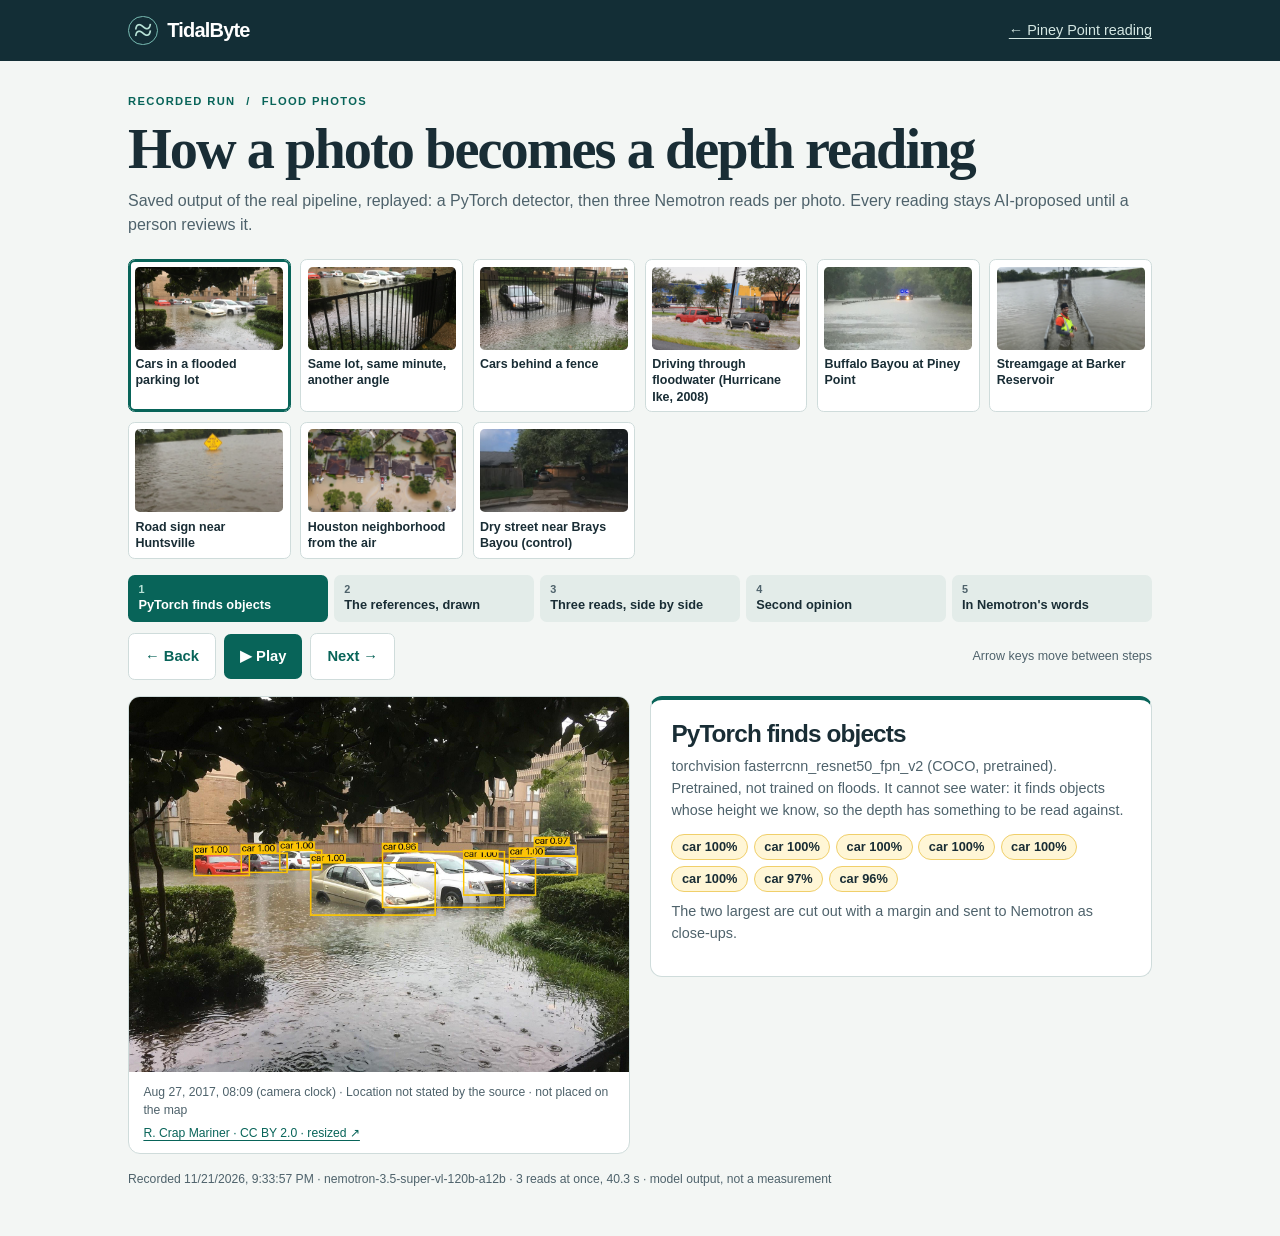
<file: web/photos/walkthrough.html>
<!doctype html>
<html lang="en">
<head>
  <meta charset="utf-8">
  <meta name="viewport" content="width=device-width, initial-scale=1">
  <meta name="color-scheme" content="light">
  <title>Photo to Depth · TidalByte</title>
  <link rel="stylesheet" href="photos.css">
  <script defer src="demo/recorded.js"></script>
  <style>
    .picker { display: grid; grid-template-columns: repeat(auto-fill, minmax(9.5rem, 1fr)); gap: .6rem; margin: 1.4rem 0 1rem; }
    .picker button { display: grid; grid-template-rows: 5.2rem auto; gap: .4rem; padding: .4rem; text-align: left; background: #fff;
      color: var(--ink); border: 1px solid var(--line); font-size: .78rem; font-weight: 600; line-height: 1.3; }
    .picker button:hover { background: #ebf3f0; }
    .picker button[aria-pressed="true"] { border-color: var(--teal); box-shadow: inset 0 0 0 2px var(--teal); }
    .picker img { width: 100%; height: 5.2rem; object-fit: cover; border-radius: .3rem; }
    .steps { display: grid; grid-template-columns: repeat(5, 1fr); gap: .35rem; list-style: none; padding: 0; margin: 0 0 .7rem; counter-reset: s; }
    .steps button { width: 100%; height: 100%; background: #e3ece9; color: var(--ink); text-align: left; padding: .55rem .65rem; font-size: .8rem; line-height: 1.25; }
    .steps button::before { counter-increment: s; content: counter(s); display: block; font-size: .68rem; color: var(--muted); font-weight: 750; }
    .steps button[aria-current="step"] { background: var(--teal); color: #fff; }
    .steps button[aria-current="step"]::before { color: #b8e3d7; }
    .controls { display: flex; gap: .5rem; align-items: center; margin-bottom: 1rem; }
    .controls .ghost { background: #fff; color: var(--teal); border: 1px solid var(--line); }
    .controls .hint { color: var(--muted); font-size: .78rem; margin-left: auto; }
    .stage { display: grid; grid-template-columns: minmax(0, 1fr) minmax(0, 1fr); gap: 1.2rem; align-items: start; }
    .frame { border: 1px solid var(--line); border-radius: .75rem; background: #fff; overflow: hidden; }
    .imgs { display: grid; gap: 2px; background: #dce6e1; }
    .imgs.two { grid-template-columns: 1fr 1fr; }
    .imgs img { max-height: 62vh; object-fit: contain; background: #dce6e1; }
    .frame figcaption { padding: .65rem .9rem; font-size: .76rem; color: var(--muted); display: flex; flex-wrap: wrap; gap: .3rem 1rem; justify-content: space-between; }
    .explain { border: 1px solid var(--line); border-top: 4px solid var(--teal); border-radius: .75rem; background: #fff; padding: 1.2rem 1.3rem; }
    .explain h2 { margin-bottom: .5rem; }
    .lede { color: var(--muted); font-size: .9rem; margin: .4rem 0 .8rem; }
    .chips { display: flex; flex-wrap: wrap; gap: .35rem; margin: .6rem 0; padding: 0; list-style: none; }
    .chips li { background: #fff6d6; border: 1px solid #f0cf6a; border-radius: 2rem; padding: .15rem .6rem; font-size: .8rem; font-weight: 600; }
    .read { border-top: 1px solid var(--line); padding: .6rem 0; font-size: .9rem; }
    .read b { display: block; font-size: .72rem; text-transform: uppercase; letter-spacing: .1em; color: var(--muted); }
    .math { font-variant-numeric: tabular-nums; }
    .math strong { color: #174d45; }
    .scene { display: block; width: 100%; height: auto; background: #fbfcfb; }
    .scene text { font: 600 13px Inter, -apple-system, sans-serif; }
    .scene .bldg { fill: #eef1f0; stroke: #c4cfcd; }
    .scene .pane { fill: #e1e7e6; stroke: #c4cfcd; }
    .scene .ctx { fill: #8a9a9f; font-weight: 500; }
    .scene .body { fill: #dfe6e8; stroke: #4e626b; stroke-width: 1.5; }
    .scene .tire { fill: #39474d; }
    .scene .rim { fill: #b9c4c7; }
    .scene .curb { fill: #c9cfcd; stroke: #4e626b; stroke-width: 1.5; }
    .scene .ground { stroke: #192d35; stroke-width: 2; }
    .scene .tick { stroke: #8a9a9f; stroke-width: 3; }
    .scene .tick.used { stroke: #d88e1a; stroke-width: 4; }
    .scene .ref { fill: #4e626b; paint-order: stroke; stroke: #fbfcfb; stroke-width: 4px; }
    .scene .ref.used { fill: #a15f00; font-weight: 800; }
    .scene .wband { fill: #2b7fa8; fill-opacity: .22; }
    .scene .wline { stroke: #174d63; stroke-width: 1.5; }
    .scene .wlab { fill: #174d63; font-weight: 800; paint-order: stroke; stroke: #fbfcfb; stroke-width: 4px; }
    .pic { display: block; width: 100%; height: auto; background: #1d2a30; }
    .pic text { font-family: Inter, -apple-system, sans-serif; font-weight: 650; paint-order: stroke; stroke: #10191d; stroke-linejoin: round; }
    .pic .tick { stroke: #e8eef0; } .pic .tick.used { stroke: #f59e0b; }
    .pic .ref { fill: #e8eef0; } .pic .ref.used { fill: #ffc861; font-weight: 800; }
    .pic .stem { stroke: #f59e0b; } .pic .gnd { stroke: #e8eef0; }
    .pic .wband { fill: #38bdf8; fill-opacity: .38; stroke: #e0f2fe; }
    .pic .wlab { fill: #bae6fd; font-weight: 800; }
    .thumbs { display: grid; grid-template-columns: 1fr 1fr; gap: .4rem; margin: .4rem 0 .8rem; }
    .thumbs img { border-radius: .4rem; max-height: 9rem; object-fit: cover; }
    .legend { list-style: none; padding: 0; margin: .2rem 0 .8rem; display: flex; flex-wrap: wrap; gap: .35rem; }
    .legend li { border: 1px solid var(--line); border-radius: 2rem; padding: .15rem .6rem; font-size: .78rem; font-variant-numeric: tabular-nums; }
    .legend li.used { border-color: #d88e1a; background: #fff3df; color: #7a4a00; font-weight: 700; }
    .axis { margin: 1rem 0 .4rem; }
    .row { display: grid; grid-template-columns: 3.6rem 1fr; align-items: center; height: 2.2rem; font-size: .76rem; font-weight: 650; color: var(--muted); }
    .track { position: relative; height: 100%; border-left: 1px solid var(--line); }
    .bar { position: absolute; top: 50%; height: .55rem; transform: translateY(-50%); background: #2b7fa8; border-radius: 1rem; min-width: 4px; }
    .bar::after { content: ""; position: absolute; left: 50%; top: 50%; width: .8rem; height: .8rem; border-radius: 50%; background: #fff; border: 3px solid #174d63; transform: translate(-50%, -50%); }
    .num { position: absolute; top: 50%; transform: translateY(-50%); padding-left: .5rem; color: #174d45; font-variant-numeric: tabular-nums; white-space: nowrap; }
    .none { position: absolute; top: 50%; transform: translateY(-50%); left: .4rem; padding: .1rem .5rem; border: 1px dashed #8a9a9f; border-radius: .3rem;
      background: repeating-linear-gradient(135deg, #eef1f0 0 4px, #fff 4px 8px); color: #4e626b; font-weight: 600; }
    .ticks { position: relative; height: 1.4rem; margin-left: 3.6rem; font-size: .68rem; color: var(--muted); font-variant-numeric: tabular-nums; }
    .ticks span { position: absolute; transform: translateX(-50%); top: .3rem; }
    .check { border-top: 1px solid var(--line); padding: .6rem 0; font-size: .88rem; }
    .check .mark { font-weight: 800; margin-right: .35rem; }
    .yes { color: #0b5249; } .no { color: #9a3b12; } .na { color: var(--muted); }
    blockquote { margin: .6rem 0; padding: .6rem .9rem; border-left: 3px solid var(--teal); background: #f3f6f4; border-radius: 0 .4rem .4rem 0; font-size: .9rem; }
    blockquote cite { display: block; margin-top: .3rem; font-style: normal; font-size: .72rem; color: var(--muted); font-weight: 650; }
    .issue { color: #794e13; font-size: .84rem; }
    .stamp { color: var(--muted); font-size: .76rem; margin-top: 1rem; }
    @media (max-width: 760px) {
      .stage { grid-template-columns: 1fr; }
      .steps { grid-template-columns: repeat(5, minmax(0, 1fr)); }
      .steps button { font-size: 0; padding: .5rem; }
      .steps button::before { font-size: .9rem; color: inherit; }
      .controls .hint { display: none; }
    }
  </style>
</head>
<body>
  <header><nav aria-label="Field photos">
    <span class="brand"><span class="mark" aria-hidden="true">≈</span>TidalByte</span>
    <a href="index.html">← Piney Point reading</a>
  </nav></header>
  <main>
    <p class="overline">Recorded run <span>/</span> Flood photos</p>
    <h1>How a photo becomes a depth reading</h1>
    <p class="subtitle">Saved output of the real pipeline, replayed: a PyTorch detector, then three Nemotron reads per photo.
      Every reading stays AI-proposed until a person reviews it.</p>
    <div class="picker" aria-label="Choose a photo"></div>
    <ol class="steps" aria-label="Steps"></ol>
    <div class="controls">
      <button type="button" class="ghost" id="back">← Back</button>
      <button type="button" id="play">▶ Play</button>
      <button type="button" class="ghost" id="next">Next →</button>
      <span class="hint">Arrow keys move between steps</span>
    </div>
    <div class="stage">
      <figure class="frame"><div class="imgs"></div><figcaption></figcaption></figure>
      <section class="explain" aria-live="polite"></section>
    </div>
    <p class="stamp"></p>
  </main>
  <script>
  document.addEventListener('DOMContentLoaded', () => {
    const runs = typeof recordedRuns === 'undefined' ? [] : recordedRuns;
    const heights = typeof referenceHeights === 'undefined' ? [] : referenceHeights;
    const STEPS = ['PyTorch finds objects', 'The references, drawn', 'Three reads, side by side', 'Second opinion', "In Nemotron's words"];
    const NEEDS = [  // mirrors NEEDS in flood/read_photo.py
      [['tire', 'wheel', 'hub', 'car', 'suv', 'sedan', 'vehicle', 'truck', 'bumper', 'door'], ['car', 'truck', 'bus', 'motorcycle'], 'vehicle'],
      [['knee', 'adult', 'person', 'waist', 'ankle'], ['person'], 'person'],
      [['stop sign'], ['stop sign'], 'stop sign'],
      [['hydrant'], ['fire hydrant'], 'fire hydrant'],
    ];
    const $ = (s) => document.querySelector(s);
    const esc = (s) => String(s ?? '').replace(/[&<>"]/g, (c) => ({'&': '&amp;', '<': '&lt;', '>': '&gt;', '"': '&quot;'}[c]));
    const n2 = (v) => v.toFixed(2);
    const reads = (r) => r.readings || [r];
    const span = (r) => r.depth_m_low == null ? null : n2(r.depth_m_low) + '–' + n2(r.depth_m_high) + ' m';
    const rowFor = (ref) => heights.find((h) => h.name.toLowerCase() === String(ref || '').toLowerCase());
    const noDepth = (x) => x.error && x.status !== 'ai_proposed' && !x.error.includes('PyTorch') ? 'no reading'
      : x.water_visible ? 'water, depth unknown' : 'no water';
    let photo = 0, step = 0, timer = null;

    if (!runs.length) {
      $('.explain').innerHTML = '<h2>No recorded runs yet</h2><p>Run <code>python -m flood.photo_demo --record</code>, then reload.</p>';
      return;
    }

    $('.picker').innerHTML = runs.map((r, i) => `<button type="button" data-i="${i}">
      <img src="${esc(r.file)}" alt="">${esc(r.title)}</button>`).join('');
    $('.steps').innerHTML = STEPS.map((s, i) => `<li><button type="button" data-s="${i}">${s}</button></li>`).join('');
    $('.picker').addEventListener('click', (e) => { const b = e.target.closest('button'); if (b) { stop(); go(+b.dataset.i, 0); } });
    $('.steps').addEventListener('click', (e) => { const b = e.target.closest('button'); if (b) { stop(); go(photo, +b.dataset.s); } });
    $('#back').onclick = () => { stop(); move(-1); };
    $('#next').onclick = () => { stop(); move(1); };
    $('#play').onclick = () => timer ? stop() : play();
    document.addEventListener('keydown', (e) => {
      if (e.key === 'ArrowRight') { stop(); move(1); }
      if (e.key === 'ArrowLeft') { stop(); move(-1); }
    });

    function move(d) {
      const k = photo * STEPS.length + step + d;
      if (k >= 0 && k < runs.length * STEPS.length) go(Math.floor(k / STEPS.length), k % STEPS.length);
    }
    function play() {
      $('#play').textContent = '❚❚ Pause';
      timer = setInterval(() => {
        if (photo === runs.length - 1 && step === STEPS.length - 1) return stop();
        move(1);
      }, 4500);
    }
    function stop() { clearInterval(timer); timer = null; $('#play').textContent = '▶ Play'; }

    function images(r) {
      if (step === 0 || step === 3) return [[r.boxes, 'Photo with the detector’s boxes']];
      return [[r.file, r.title]];
    }

    function go(p, s) {
      photo = p; step = s;
      history.replaceState(null, '', `#${p + 1}-${s + 1}`);  // e.g. #2-3: photo 2, step 3, for bookmarking a step
      const r = runs[p];
      document.querySelectorAll('.picker button').forEach((b, i) => b.setAttribute('aria-pressed', i === p));
      document.querySelectorAll('.steps button').forEach((b, i) => i === s ? b.setAttribute('aria-current', 'step') : b.removeAttribute('aria-current'));
      const imgs = images(r);
      $('.imgs').className = 'imgs' + (imgs.length > 1 ? ' two' : '');
      $('.imgs').innerHTML = s === 1 ? (r.locate ? onPhoto(r) : scene(r)) : imgs.map(([src, alt]) => `<img src="${esc(src)}" alt="${esc(alt)}">`).join('');
      const where = r.lat != null ? `${Math.abs(r.lat).toFixed(5)}° N, ${Math.abs(r.lon).toFixed(5)}° W`
        : 'Location not stated by the source · not placed on the map';
      $('.frame figcaption').innerHTML = s === 1
        ? (r.locate ? `<span>The close-up Nemotron was shown. Orange: sourced heights, placed where Nemotron marked them on this
            ${r.locate.points && Object.keys(r.locate.points).some((k) => /adult/.test(k)) ? 'leg' : 'wheel'} (one extra recorded call; marks are approximate).
            Blue: where each read puts the water. ${notDrawn(r)}</span>`
          : '<span>Drawn to scale from the sourced height table. The car, person and building are generic, not the ones in the photo.</span>')
        : `<span>${esc(r.taken)} · ${where}</span><a href="${esc(r.url)}">${esc(r.credit)} ↗</a>`;
      $('.explain').innerHTML = `<h2>${STEPS[s]}</h2>` + [detector, references, compare, crossCheck, words][s](r);
      $('.stamp').textContent = `Recorded ${new Date(r.analyzed_at).toLocaleString()} · ${r.model.split('/').pop()} · `
        + `${reads(r).length} reads at once, ${r.elapsed_s} s · model output, not a measurement`;
    }

    function detector(r) {
      const d = r.detector || {}, objs = d.objects;
      const list = !Array.isArray(objs) ? `<p class="issue">${esc(d.error || 'Detector unavailable for this run.')}</p>`
        : objs.length ? '<ul class="chips">' + objs.map((o) => `<li>${esc(o.label)} ${Math.round(o.score * 100)}%</li>`).join('') + '</ul>'
        : '<p><strong>No vehicles, people or signs found.</strong> Nemotron reads the photo without close-ups.</p>';
      return `<p class="lede">${esc(d.model || 'Object detector')}. Pretrained, not trained on floods.
        It cannot see water: it finds objects whose height we know, so the depth has something to be read against.</p>${list}
        <p class="lede">The two largest are cut out with a margin and sent to Nemotron as close-ups.</p>`;
    }

    // --- The references, drawn: a to-scale side view of the height table, with each read's waterline ---
    const GROUND = 250, PX = 150;            // ground line in the drawing; pixels per metre
    const Y = (m) => (GROUND - m * PX).toFixed(1);
    const PLACES = [                         // [words in a table row's name, short label, x in the drawing]
      [['top of tire'], 'tire top', 130],
      [['hub'], 'hub center', 285],
      [['curb'], 'curb top', 36],
      [['ankle'], 'ankle', 418],
      [['knee'], 'kneecap', 418],
      [['waist', 'navel'], 'waist', 418],
    ];
    const placeFor = (name) => PLACES.find(([words]) => words.some((w) => name.toLowerCase().includes(w)));

    function scene(r) {
      const used = new Set(reads(r).map((x) => String(x.reference_object || '').toLowerCase()));
      const wheel = (cx) => `<circle cx="${cx}" cy="${Y(0.33)}" r="${0.33 * PX}" class="tire"/>
        <circle cx="${cx}" cy="${Y(0.33)}" r="${0.2 * PX}" class="rim"/>`;
      let marks = '', labels = '';
      for (const h of heights) {
        const place = placeFor(h.name);
        if (!place) continue;
        const [, label, x] = place, on = used.has(h.name.toLowerCase()) ? ' used' : '';
        const mid = (h.height_m_low + h.height_m_high) / 2;
        marks += `<line x1="${x}" x2="${x}" y1="${Y(h.height_m_high)}" y2="${Y(h.height_m_low)}" class="tick${on}"/>
          <line x1="${x - 6}" x2="${x + 6}" y1="${Y(h.height_m_high)}" y2="${Y(h.height_m_high)}" class="tick${on}"/>
          <line x1="${x - 6}" x2="${x + 6}" y1="${Y(h.height_m_low)}" y2="${Y(h.height_m_low)}" class="tick${on}"/>`;
        labels += label === 'curb top'
          ? `<text x="${x}" y="${+Y(h.height_m_high) - 10}" text-anchor="middle" class="ref${on}">${label}</text>`
          : `<text x="${x + 12}" y="${+Y(mid) + 4}" class="ref${on}">${label}</text>`;
      }
      const wet = reads(r).map((x, i) => [x, i]).filter(([x]) => x.depth_m_low != null);
      let lastY = -99;
      const water = wet.map(([x, i]) => `<rect x="0" width="640" y="${Y(x.depth_m_high)}" height="${((x.depth_m_high - x.depth_m_low) * PX).toFixed(1)}" class="wband"/>
        <line x1="0" x2="640" y1="${Y(x.depth_m_high)}" y2="${Y(x.depth_m_high)}" class="wline"/>`).join('');
      const tags = wet.slice().sort((a, b) => b[0].depth_m_high - a[0].depth_m_high).map(([x, i]) => {
        const y = Math.max(+Y(x.depth_m_high) - 4, lastY + 14); lastY = y;
        return `<text x="634" y="${y}" text-anchor="end" class="wlab">Read ${i + 1}: ${span(x)}</text>`;
      }).join('');
      return `<svg class="scene" viewBox="0 0 640 ${GROUND + 12}" role="img"
        aria-label="To-scale drawing of the reference heights with each read's waterline">
        <rect x="470" y="${Y(1.55)}" width="160" height="${1.55 * PX}" class="bldg"/>
        <rect x="490" y="${Y(1.35)}" width="36" height="34" class="pane"/><rect x="574" y="${Y(1.35)}" width="36" height="34" class="pane"/>
        <rect x="532" y="${Y(1.05)}" width="36" height="${1.05 * PX}" class="pane"/>
        <text x="550" y="${+Y(1.55) + 18}" text-anchor="middle" class="ctx">building</text>
        <text x="550" y="${+Y(1.55) + 34}" text-anchor="middle" class="ctx">context only</text>
        <rect x="8" y="${Y(0.125)}" width="56" height="${0.125 * PX}" class="curb"/>
        <path class="body" d="M78 ${Y(0.3)} L78 ${Y(0.8)} Q84 ${Y(0.92)} 120 ${Y(0.96)} L170 ${Y(1.4)} L262 ${Y(1.4)}
          L312 ${Y(0.98)} Q338 ${Y(0.94)} 338 ${Y(0.8)} L338 ${Y(0.3)} Z"/>
        ${wheel(130)}${wheel(285)}
        <circle cx="418" cy="${Y(1.6)}" r="12" class="body"/>
        <rect x="406" y="${Y(1.45)}" width="24" height="${0.55 * PX}" rx="6" class="body"/>
        <rect x="408" y="${Y(0.9)}" width="9" height="${0.9 * PX}" class="body"/><rect x="419" y="${Y(0.9)}" width="9" height="${0.9 * PX}" class="body"/>
        ${water}
        <line x1="0" x2="640" y1="${GROUND}" y2="${GROUND}" class="ground"/>
        ${marks}${labels}${tags}
      </svg>`;
    }

    // --- The references drawn on the photo: zoomed on the wheel or leg Nemotron marked in its close-up ---
    const markY = (r, x) => { const k = Object.keys(r.locate.points).find((n) => n.toLowerCase() === String(x.reference_object || '').toLowerCase()); return k ? r.locate.points[k] : null; };
    const notDrawn = (r) => reads(r).map((x, i) => x.fraction_low != null && markY(r, x) == null ? `Read ${i + 1} (${esc(x.reference_object)}) is not drawn here.` : '').join(' ');

    function onPhoto(r) {
      const L = r.locate, [w, h] = L.size, g = L.ground_y, x = L.x;
      const pts = Object.entries(L.points).map(([name, y]) => [heights.find((t) => t.name === name), y]).filter(([t]) => t);
      const top = Math.min(...pts.map(([, y]) => y));
      // Zoom on the marked object; references labelled on its right, reads on its left. Where the close-up ends,
      // the dark background shows (labels never leave the view).
      const winH = Math.min(h, Math.max((g - top) * 2.4, h * 0.4));
      const fs = winH / 16, sw = winH / 220, half = Math.max(fs * 1.2, (g - top) * 0.55);
      const winW = Math.max(2 * (half + fs * 12.5), winH * 1.5);
      const x0 = x - winW / 2, y0 = Math.min(Math.max((g + top) / 2 - winH / 2, 0), Math.max(0, h - winH));
      const [rx, ra] = [x + half + fs * 0.5, 'start'], [wx, wa] = [x - half - fs * 0.5, 'end'];
      const used = new Set(reads(r).map((v) => String(v.reference_object || '').toLowerCase()));
      const ticks = pts.map(([t, y]) => {
        const on = used.has(t.name.toLowerCase()) ? ' used' : '';
        return `<line x1="${x - half * 0.6}" x2="${x + half * 0.6}" y1="${y}" y2="${y}" class="tick${on}" stroke-width="${sw * 2}"/>
          <text x="${rx}" y="${y + fs * 0.35}" text-anchor="${ra}" class="ref${on}" font-size="${fs}" stroke-width="${fs / 4}">${esc(placeFor(t.name)?.[1] || t.name)} ${n2(t.height_m_low)}–${n2(t.height_m_high)} m</text>`;
      }).join('');
      const wet = reads(r).map((v, i) => [v, i, markY(r, v)]).filter(([v, , y]) => v.fraction_low != null && y != null);
      const bands = wet.map(([v, , py]) => {
        const hi = g - v.fraction_high * (g - py), lo = g - v.fraction_low * (g - py);
        return `<rect x="${x - half}" width="${half * 2}" y="${hi}" height="${Math.max(lo - hi, sw)}" class="wband" stroke-width="${sw}"/>`;
      }).join('');
      let last = -1e9;
      const tags = wet.map(([v, i, py]) => [v, i, g - v.fraction_high * (g - py)]).sort((a, b) => a[2] - b[2]).map(([v, i, y]) => {
        const ty = Math.max(y + fs * 0.35, last + fs * 1.15); last = ty;
        return `<text x="${wx}" y="${ty}" text-anchor="${wa}" class="wlab" font-size="${fs}" stroke-width="${fs / 4}">Read ${i + 1}: ${span(v)}</text>`;
      }).join('');
      return `<svg class="pic" viewBox="${x0} ${y0} ${winW} ${winH}" role="img"
        aria-label="Close-up with the reference heights drawn on the ${esc(r.title)} photo and each read's water range">
        <image href="${esc(L.crop)}" width="${w}" height="${h}"/>
        ${bands}
        <line x1="${x}" x2="${x}" y1="${top}" y2="${g}" class="stem" stroke-width="${sw * 2}"/>
        <line x1="${x - half}" x2="${x + half}" y1="${g}" y2="${g}" class="gnd" stroke-width="${sw * 1.5}" stroke-dasharray="${fs * 0.5} ${fs * 0.35}"/>
        <text x="${rx}" y="${g + fs * 0.35}" text-anchor="${ra}" class="ref" font-size="${fs * 0.85}" stroke-width="${fs / 4}">ground (estimated)</text>
        ${ticks}${tags}
      </svg>`;
    }

    function references(r) {
      const rows = reads(r).map((x, i) => {
        const row = rowFor(x.reference_object);
        let text;
        if (x.error && x.error.startsWith('model call failed')) text = '<span class="issue">This read failed: ' + esc(x.error) + '</span>';
        else if (x.fraction_low == null) text = x.error ? '<span class="issue">' + esc(x.error) + '</span>'
          : x.water_visible ? 'Water seen, but it touches no object in the height table: no number.' : 'No floodwater seen.';
        else if (!row) text = `Named “${esc(x.reference_object)}”, which is not in the height table: no number.`;
        else text = `<span class="math">${esc(row.name)} (${n2(row.height_m_low)}–${n2(row.height_m_high)} m)
          × <strong>${n2(x.fraction_low)}–${n2(x.fraction_high)}</strong> of the way up = <strong>${span(x)}</strong></span>`;
        return `<div class="read"><b>Read ${i + 1}</b>${text}</div>`;
      }).join('');
      const used = new Set(reads(r).map((x) => String(x.reference_object || '').toLowerCase()));
      const legend = heights.map((h) => `<li class="${used.has(h.name.toLowerCase()) ? 'used' : ''}">${esc(placeFor(h.name)?.[1] || h.name)}
        ${n2(h.height_m_low)}–${n2(h.height_m_high)} m</li>`).join('');
      const crops = r.detector?.crops || [];
      const thumbs = crops.length ? `<div class="thumbs">${crops.map((c) => `<img src="${esc(c.src)}" alt="Close-up of the ${esc(c.label)} Nemotron was shown">`).join('')}</div>`
        : '<p class="lede">No close-ups: the detector found no vehicle, person or sign.</p>';
      const how = r.locate
        ? 'On the photo: orange is the height table drawn on the real object, blue is where each read puts the water. If blue does not sit on the real waterline, the read is wrong, and that is what the reviewer checks.'
        : 'In the drawing, orange marks the references the reads used and blue is where each read puts the water.';
      return `<p class="lede">Nemotron picks a reference from the sourced height table and says how far up it the water reaches;
        code does the multiplication. ${how}</p>
        <b class="lede">Close-ups Nemotron was shown</b>${thumbs}<b class="lede">Height table</b><ul class="legend">${legend}</ul>${rows}`;
    }

    function compare(r) {
      const rs = reads(r);
      const top = Math.max(0.6, ...rs.map((x) => x.depth_m_high ?? 0)) * 1.3;
      const pct = (v) => (100 * v / top).toFixed(2) + '%';
      const every = top > 1.2 ? 0.4 : top > 0.6 ? 0.2 : 0.1;
      const ticks = [];
      for (let v = 0; v <= top + 1e-9; v += every) ticks.push(`<span style="left:${pct(v)}">${v.toFixed(1)}</span>`);
      const rows = rs.map((x, i) => `<div class="row">Read ${i + 1}<div class="track">${x.depth_m_low == null
        ? `<span class="none">${noDepth(x)}</span>`
        : `<span class="bar" style="left:${pct(x.depth_m_low)};width:${pct(x.depth_m_high - x.depth_m_low)}"></span>
           <span class="num" style="left:${pct(x.depth_m_high)}">${span(x)}</span>`}</div></div>`).join('');
      return `<p class="lede">The same photo goes to Nemotron ${rs.length === 1 ? 'once' : rs.length + ' times at once'}.
        Each bar is one read’s depth range.</p>
        <div class="axis">${rows}<div class="ticks">${ticks.join('')}</div></div>
        <p class="lede" style="text-align:right;margin:0">depth (m)</p>`;
    }

    function crossCheck(r) {
      const objs = r.detector?.objects;
      const lines = reads(r).map((x, i) => {
        const ref = x.reference_object, low = String(ref || '').toLowerCase();
        const need = NEEDS.find(([words]) => words.some((w) => low.includes(w)));
        let mark = '–', cls = 'na', text;
        if (x.error && x.error.includes('PyTorch detector found no')) { mark = '✗'; cls = 'no'; text = esc(x.error) + '.'; }
        else if (!ref || x.depth_m_low == null) text = 'No depth was read, so there is nothing to check.';
        else if (!need) text = `Measured against “${esc(ref)}”. The detector has no class for that, so there is nothing to check.`;
        else if (!Array.isArray(objs)) text = 'Detector unavailable for this run.';
        else {
          const hit = objs.filter((o) => need[1].includes(o.label));
          mark = '✓'; cls = 'yes';
          text = `Measured against “${esc(ref)}”; the detector found a ${need[2]}: ${hit.slice(0, 4).map((o) => esc(o.label) + ' ' + Math.round(o.score * 100) + '%').join(', ')}${hit.length > 4 ? '…' : ''}.`;
        }
        return `<div class="check"><span class="mark ${cls}">${mark}</span><b>Read ${i + 1}.</b> ${text}</div>`;
      }).join('');
      return `<p class="lede">Two different models must agree. If Nemotron reads the water against a car, a person or a sign
        that the detector did not find, the depth is dropped and the photo goes to a person.</p>${lines}`;
    }

    function words(r) {
      return reads(r).map((x, i) => x.reasoning
        ? `<blockquote>“${esc(x.reasoning)}”<cite>Read ${i + 1}, word for word${x.depth_m_low != null ? ' · ' + span(x) : ''}</cite></blockquote>`
        : `<p class="issue">Read ${i + 1} returned no reasoning${x.error ? ': ' + esc(x.error) : ''}.</p>`).join('')
        + `<p class="lede" style="margin-top:.6rem">A person confirms or rejects every reading before it counts.
        None is a road closure or a statement that a road is passable.</p>`;
    }

    const [hp, hs] = (location.hash.match(/^#(\d+)-(\d+)$/) || [0, 1, 1]).slice(1).map(Number);
    go(Math.min(Math.max(hp, 1), runs.length) - 1, Math.min(Math.max(hs, 1), STEPS.length) - 1);
  });
  </script>
</body>
</html>
</file>
<file: web/photos/photos.css>
:root {
  color-scheme: light;
  --ink: #192d35;
  --muted: #4e626b;
  --line: #cfdcdb;
  --teal: #086459;
  font: 16px/1.5 "Inter", -apple-system, BlinkMacSystemFont, "Segoe UI", sans-serif;
  color: var(--ink);
  background: #f3f6f4;
}
* { box-sizing: border-box; }
body, p, figure, h1, h2, h3, dl, dd { margin: 0; }
[hidden] { display: none !important; }
header { background: #132e36; color: #fff; }
nav, main { width: min(100% - 3rem, 64rem); margin: auto; }
nav { display: flex; justify-content: space-between; align-items: center; min-height: 3.8rem; }
.brand { display: inline-flex; align-items: center; gap: .6rem; font-weight: 750; letter-spacing: -.04em; font-size: 1.25rem; }
.mark { display: grid; place-content: center; width: 1.85rem; height: 1.85rem; border: 1px solid #78bcb3; border-radius: 50%; font: 2.1rem/.5 Georgia, serif; color: #b8e3d7; }
a { color: var(--teal); text-underline-offset: 3px; }
nav a { color: #d4e7e3; font-size: .9rem; }
a:focus-visible, button:focus-visible { outline: 3px solid #d88e1a; outline-offset: 3px; }
main { padding: 2rem 0 3rem; }
.overline, .metrics h3, .reading > h3 { text-transform: uppercase; letter-spacing: .12em; font-size: .7rem; font-weight: 750; }
.overline { color: var(--teal); }
.overline span, .subtitle span { padding: 0 .4rem; }
h1 { font-family: "Iowan Old Style", "Baskerville", Georgia, serif; font-weight: 550; font-size: clamp(2.25rem, 4.4vw, 3.7rem); line-height: 1.15; letter-spacing: -.035em; margin: .45rem 0; }
.subtitle, .archive > p { color: var(--muted); }
.workspace { display: grid; grid-template-columns: minmax(0, .78fr) minmax(0, 1.22fr); align-items: start; gap: 1.5rem; margin: 1.5rem 0 2.5rem; }
.photo, .reading { overflow: hidden; border: 1px solid var(--line); border-radius: .75rem; background: #fff; }
img { display: block; width: 100%; height: auto; }
.photo > a { display: block; }
.photo figcaption { display: flex; flex-wrap: wrap; justify-content: space-between; gap: .45rem; padding: .75rem 1rem; font-size: .78rem; }
.photo figcaption span { font-variant-numeric: tabular-nums; color: var(--muted); }
.reading { padding: clamp(1.25rem, 2.5vw, 2rem); border-top: 4px solid var(--teal); }
.card-head { display: flex; align-items: center; justify-content: space-between; flex-wrap: wrap; gap: .4rem; }
h2 { font-size: 1.52rem; line-height: 1.2; letter-spacing: -.035em; }
#review { background: #fff0cb; color: #785321; border: 1px solid #efcf88; border-radius: 2rem; padding: .2rem .62rem; font-size: .73rem; font-weight: 650; }
.model { font-size: .88rem; margin-top: .35rem; color: var(--muted); }
.metrics { display: grid; grid-template-columns: 1fr 1fr; background: #ebf3f0; border-radius: .5rem; margin: 1.2rem 0 1.4rem; padding: .95rem 1rem; }
.metrics div + div { border-left: 1px solid #bdd4cf; padding-left: 1.2rem; }
.metrics h3, .reading > h3 { color: var(--muted); }
.metrics strong { display: block; color: #174d45; font-size: clamp(1.3rem, 2.2vw, 1.7rem); line-height: 1.2; margin: .3rem 0 .1rem; }
.assessment { margin: .45rem 0 1rem; line-height: 1.55; }
#issue { color: #794e13; margin-bottom: .75rem; }
.details { font-size: .86rem; }
.details div { border-top: 1px solid var(--line); display: grid; grid-template-columns: 8.6rem 1fr; gap: .75rem; padding: .56rem 0; }
dt, #stamp, #reading-status, .foot { color: var(--muted); }
dd { font-weight: 600; }
.actions { border-top: 1px solid var(--line); margin-top: .2rem; padding-top: 1rem; }
button { border: none; border-radius: .42rem; background: var(--teal); color: white; cursor: pointer; padding: .72rem 1rem; font: inherit; font-size: .92rem; font-weight: 650; }
button:hover { background: #064f48; }
button:disabled { cursor: progress; opacity: .75; }
button span { margin-left: .65rem; }
#stamp, #reading-status { font-size: .76rem; margin-top: .5rem; }
.archive { border-top: 1px solid var(--line); padding-top: 1.5rem; }
.archive p { margin: .45rem 0 1rem; }
.pair { display: grid; grid-template-columns: 1fr 1fr; gap: 1rem; }
.pair img { border-radius: .55rem; }
.pair figcaption, .foot { font-size: .86rem; margin-top: .4rem; }
@media (max-width: 700px) {
  nav, main { width: min(100% - 2rem, 36rem); }
  main { padding-top: 1.25rem; }
  .workspace, .pair { grid-template-columns: 1fr; }
  .workspace { gap: 1rem; }
  .photo { background: #dce6e1; }
  .photo img { max-height: 48vh; object-fit: contain; }
  .photo figcaption { background: #fff; }
}
</file>
